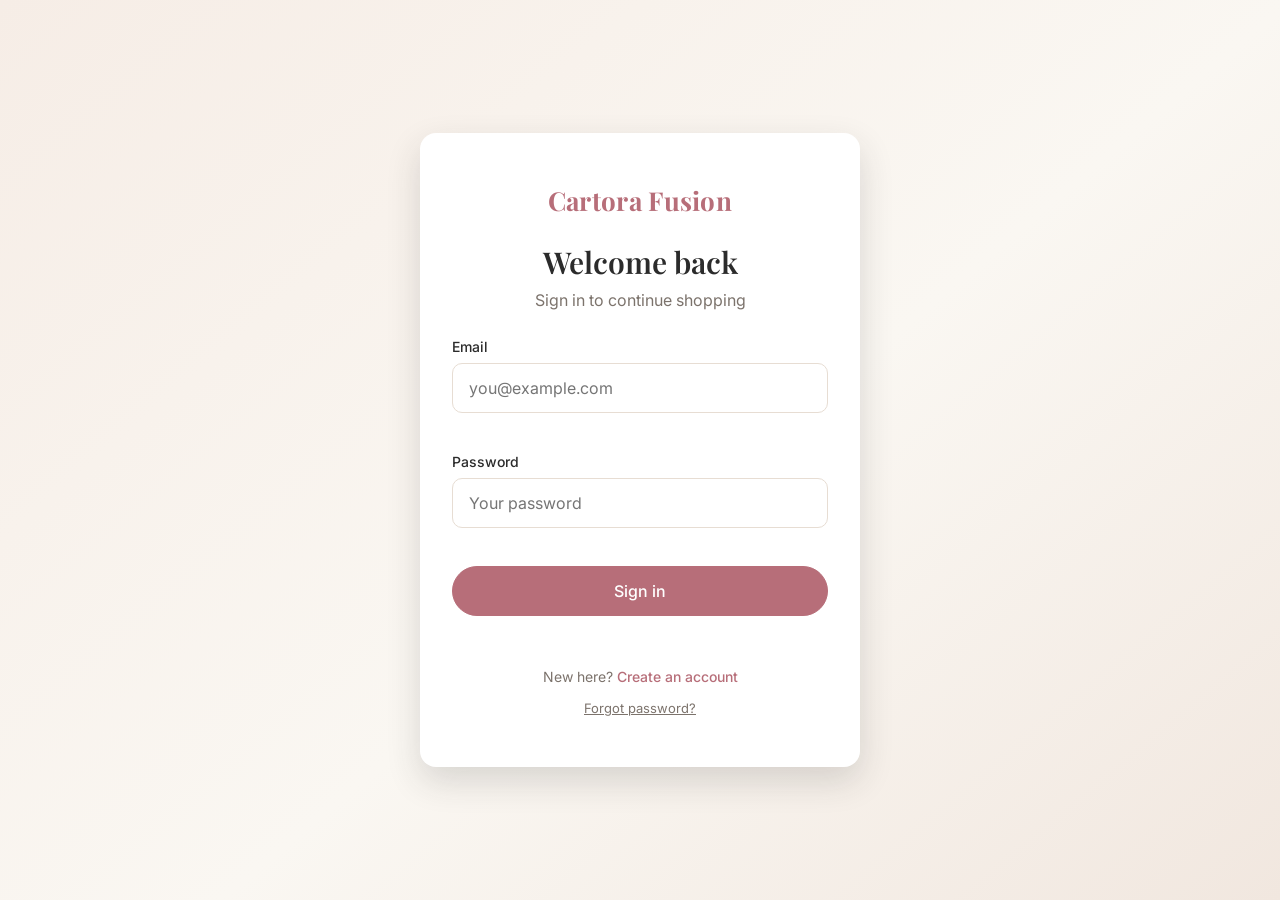
<file: index.html>
<!DOCTYPE html>
<html lang="en">
<head>
  <meta charset="utf-8">
  <meta name="viewport" content="width=device-width, initial-scale=1">
  <title>Sign in</title>
  <link rel="stylesheet" href="css/style.css">
  <link rel="stylesheet" href="css/customer.css">
</head>
<body class="shop-body auth-body">
  <main class="auth-wrap">
    <form class="auth-card" id="loginForm" novalidate>
      <a class="logo" href="index.html">Rosé Atelier</a>
      <h1>Welcome back</h1>
      <p class="sub">Sign in to continue shopping</p>

      <div class="field">
        <label for="email">Email</label>
        <input type="email" id="email" autocomplete="email" placeholder="you@example.com">
        <small class="field-error"></small>
      </div>

      <div class="field">
        <label for="password">Password</label>
        <input type="password" id="password" autocomplete="current-password" placeholder="Your password">
        <small class="field-error"></small>
      </div>

      <button class="btn btn-block" id="btnSignIn" type="submit">Sign in</button>
      <p class="form-msg" id="msg" role="status" aria-live="polite"></p>

      <div class="auth-links">
        New here? <a href="signup.html">Create an account</a>
        <button class="link-btn" id="btnReset" type="button">Forgot password?</button>
      </div>
    </form>
  </main>

  <script src="https://code.jquery.com/jquery-3.7.1.min.js"></script>
  <script src="js/config.js"></script>
  <script src="js/api.js"></script>
  <script src="js/auth.js"></script>
  <script src="js/layout.js"></script>
  <script src="js/form-utils.js"></script>
  <script src="js/login-page.js"></script>
</body>
</html>
</file>
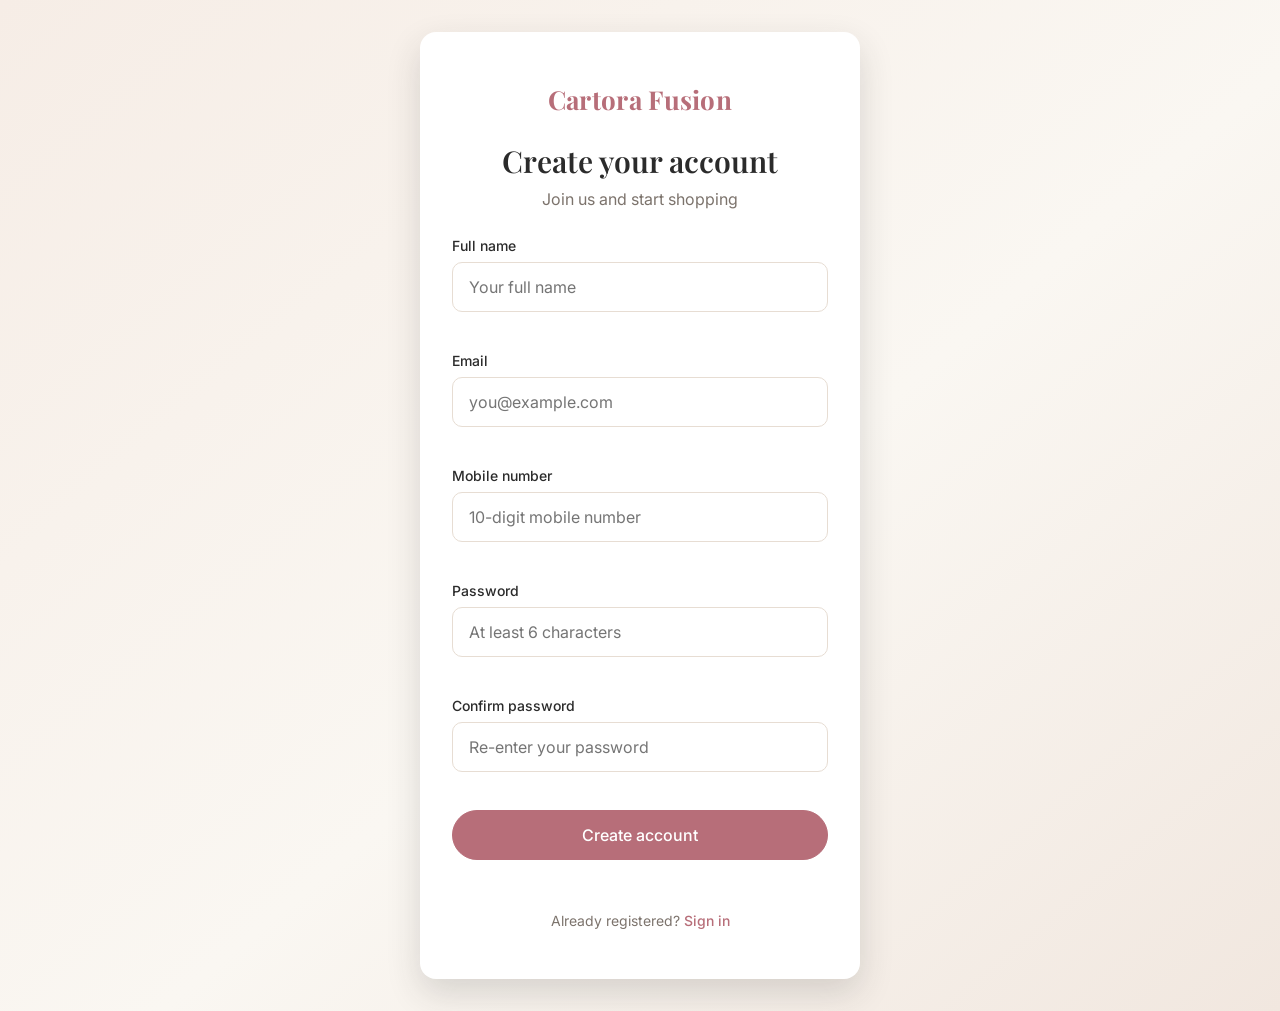
<file: signup.html>
<!DOCTYPE html>
<html lang="en">
<head>
  <meta charset="utf-8">
  <meta name="viewport" content="width=device-width, initial-scale=1">
  <title>Create account</title>
  <link rel="stylesheet" href="css/style.css">
  <link rel="stylesheet" href="css/customer.css">
</head>
<body class="shop-body auth-body">
  <main class="auth-wrap">
    <form class="auth-card" id="signupForm" novalidate>
      <a class="logo" href="index.html">Rosé Atelier</a>
      <h1>Create your account</h1>
      <p class="sub">Join us and start shopping</p>

      <div class="field">
        <label for="name">Full name</label>
        <input type="text" id="name" autocomplete="name" placeholder="Your full name">
        <small class="field-error"></small>
      </div>

      <div class="field">
        <label for="email">Email</label>
        <input type="email" id="email" autocomplete="email" placeholder="you@example.com">
        <small class="field-error"></small>
      </div>

      <div class="field">
        <label for="mob">Mobile number</label>
        <input type="tel" id="mob" autocomplete="tel" inputmode="numeric" maxlength="10" placeholder="10-digit mobile number">
        <small class="field-error"></small>
      </div>

      <div class="field">
        <label for="password">Password</label>
        <input type="password" id="password" autocomplete="new-password" placeholder="At least 6 characters">
        <small class="field-error"></small>
      </div>

      <div class="field">
        <label for="confirm">Confirm password</label>
        <input type="password" id="confirm" autocomplete="new-password" placeholder="Re-enter your password">
        <small class="field-error"></small>
      </div>

      <button class="btn btn-block" id="btnSignUp" type="submit">Create account</button>
      <p class="form-msg" id="msg" role="status" aria-live="polite"></p>

      <div class="auth-links">Already registered? <a href="index.html">Sign in</a></div>
    </form>
  </main>

  <script src="https://code.jquery.com/jquery-3.7.1.min.js"></script>
  <script src="js/config.js"></script>
  <script src="js/api.js"></script>
  <script src="js/auth.js"></script>
  <script src="js/layout.js"></script>
  <script src="js/form-utils.js"></script>
  <script src="js/signup-page.js"></script>
</body>
</html>
</file>
<file: css/style.css>
body { font-family: Arial, sans-serif; background: #f3f4f6; }
.box { max-width: 340px; margin: 60px auto; background: #fff; padding: 24px;
       border-radius: 8px; box-shadow: 0 2px 8px rgba(0,0,0,.1); }
.box input { width: 100%; padding: 10px; margin: 6px 0; box-sizing: border-box; }
.box button { width: 100%; padding: 10px; margin-top: 8px; cursor: pointer; }
.box button.link { background: none; border: none; color: #2563eb; }
#msg { color: #b91c1c; }

.nav { background: #1f2937; padding: 10px 20px; display: flex; gap: 16px; align-items: center; }
.nav a { color: #fff; text-decoration: none; }
.nav button { margin-left: auto; cursor: pointer; }
.page { max-width: 800px; margin: 24px auto; padding: 0 16px; }
.row { display: flex; gap: 8px; margin-bottom: 12px; }
.row input { flex: 1; padding: 8px; }
table { width: 100%; border-collapse: collapse; background: #fff; }
th, td { border: 1px solid #d1d5db; padding: 8px; text-align: left; }
th { background: #e5e7eb; }
td button { cursor: pointer; margin-right: 4px; }

.row select { padding: 8px; }
.pager { margin-top: 12px; display: flex; gap: 12px; align-items: center; }
.inactive { color: #9ca3af; }

.form-box { display: none; background: #fff; border: 1px solid #d1d5db; padding: 16px; margin-bottom: 16px; }
.form-box input, .form-box select, .form-box textarea { width: 100%; padding: 8px; margin: 4px 0 10px; box-sizing: border-box; }
.form-box label { font-weight: bold; font-size: 14px; }
.form-actions { display: flex; gap: 8px; }

.thumb { width: 48px; height: 48px; object-fit: cover; }
.preview { max-width: 160px; max-height: 160px; margin-bottom: 10px; }

/*Design tokens (customer pages)*/
:root {
  --bg: #FAF7F2;  --text: #2B2B2B;  --accent: #B76E79;  --accent-dark: #9C5762;
  --card: #F1E7DF;  --success: #3A8F5C;  --danger: #B04A3F;  --muted: #7C736C;
  --line: #E7DDD3;  --white: #FFFFFF;
  --font-head: "Playfair Display", Georgia, serif;
  --font-body: "Inter", system-ui, sans-serif;
  --radius: 16px;  --radius-sm: 10px;
  --shadow: 0 6px 20px rgba(43, 43, 43, 0.08);
  --shadow-hover: 0 14px 34px rgba(43, 43, 43, 0.16);
  --ease: 0.3s ease;
  --space-1: 4px;  --space-2: 8px;  --space-3: 12px;  --space-4: 16px;
  --space-5: 24px;  --space-6: 32px;  --space-7: 48px;  --space-8: 72px;
}

/*Admin reports*/
.page.wide { max-width: 1100px; }
.row select, .row input[type=date] { padding: 8px; }
#dateWrap { display: flex; align-items: center; gap: 6px; }
.report-note { margin: 4px 0 12px; color: #6b7280; }
th.num, td.num { text-align: right; }
tfoot td { font-weight: bold; background: #e5e7eb; }
</file>
<file: css/customer.css>
/* 
   Customer pages. Design tokens (colours, fonts, spacing)
   live in :root inside css/style.css.
 */
@import url("https://fonts.googleapis.com/css2?family=Inter:wght@400;500;600&family=Playfair+Display:wght@500;600;700&display=swap");

/*Base*/
.shop-body {
  margin: 0;
  background: var(--bg);
  color: var(--text);
  font-family: var(--font-body);
  line-height: 1.5;
  -webkit-font-smoothing: antialiased;
}
.shop-body *, .shop-body *::before, .shop-body *::after { box-sizing: border-box; }
.shop-body h1, .shop-body h2, .shop-body h3, .shop-body h4 {
  font-family: var(--font-head); font-weight: 600; line-height: 1.2; margin: 0;
}
:where(.shop-body) a { color: inherit; text-decoration: none; }
:where(.shop-body) img { display: block; max-width: 100%; }
:where(.shop-body) button, :where(.shop-body) input, :where(.shop-body) select { font: inherit; color: inherit; }
.container { width: min(1200px, 100% - 2 * var(--space-4)); margin-inline: auto; }
.muted { color: var(--muted); }

/*Scroll reveal*/
.reveal { opacity: 0; transform: translateY(16px); transition: opacity .6s ease, transform .6s ease; }
.reveal.in { opacity: 1; transform: none; }

/*Buttons*/
.btn {
  display: inline-flex; align-items: center; justify-content: center; gap: var(--space-2);
  padding: 12px 26px; border: 1px solid var(--accent); border-radius: 999px;
  background: var(--accent); color: var(--white); font-weight: 500; cursor: pointer;
  transition: background var(--ease), color var(--ease), transform var(--ease), box-shadow var(--ease);
}
.btn:hover:not(:disabled) { background: var(--accent-dark); border-color: var(--accent-dark); box-shadow: var(--shadow); transform: translateY(-1px); }
.btn:disabled { opacity: .45; cursor: not-allowed; }
.btn-outline { background: transparent; color: var(--accent); }
.btn-outline:hover:not(:disabled) { background: var(--accent); color: var(--white); }
.btn-block { width: 100%; }
.btn-sm { padding: 9px 16px; font-size: 14px; }
.link-btn { border: 0; background: none; padding: 0; color: var(--muted); font-size: 13px; text-decoration: underline; cursor: pointer; }
.link-btn:hover { color: var(--accent); }
.link-more { color: var(--accent); font-weight: 500; }
.icon-btn {
  position: relative; display: inline-flex; align-items: center; justify-content: center;
  width: 42px; height: 42px; border: 0; border-radius: 50%; background: transparent; cursor: pointer;
  transition: background var(--ease);
}
.icon-btn:hover { background: var(--card); }
.icon { width: 22px; height: 22px; flex: none; }

/*Header*/
.site-header {
  position: sticky; top: 0; z-index: 50;
  background: rgba(250, 247, 242, .93); backdrop-filter: blur(10px);
  border-bottom: 1px solid var(--line);
}
.header-row { display: flex; align-items: center; gap: var(--space-4); padding: var(--space-3) 0; }
.logo { font-family: var(--font-head); font-size: 26px; font-weight: 700; color: var(--accent); letter-spacing: .3px; white-space: nowrap; }
.search { position: relative; flex: 1; max-width: 480px; margin-inline: auto; }
.search input {
  width: 100%; padding: 11px 52px 11px 20px; border: 1px solid var(--line); border-radius: 999px;
  background: var(--white); outline: none; transition: border-color var(--ease), box-shadow var(--ease);
}
.search input:focus { border-color: var(--accent); box-shadow: 0 0 0 3px rgba(183, 110, 121, .16); }
.search .icon-btn { position: absolute; right: 3px; top: 3px; width: 36px; height: 36px; color: var(--accent); }
.header-icons { display: flex; align-items: center; gap: var(--space-1); }
.count-badge {
  position: absolute; top: 1px; right: 0; min-width: 18px; height: 18px; padding: 0 5px;
  border-radius: 9px; background: var(--accent); color: var(--white);
  font-size: 11px; font-weight: 600; display: flex; align-items: center; justify-content: center;
}
.menu-btn { display: none; }
.account { position: relative; }
.account-menu {
  display: none; position: absolute; right: 0; top: 48px; min-width: 220px; padding: var(--space-2);
  background: var(--white); border-radius: var(--radius-sm); box-shadow: var(--shadow-hover);
}
.account-menu.open { display: block; }
.account-menu .who { padding: 10px 12px; font-size: 13px; color: var(--muted); border-bottom: 1px solid var(--line); margin-bottom: var(--space-1); word-break: break-all; }
.account-menu a, .account-menu button {
  display: block; width: 100%; padding: 10px 12px; border: 0; border-radius: 8px;
  background: none; text-align: left; cursor: pointer;
}
.account-menu a:hover, .account-menu button:hover { background: var(--card); }
.cat-nav { border-top: 1px solid var(--line); }
.cat-nav .container { display: flex; gap: var(--space-5); overflow-x: auto; padding: 10px 0; scrollbar-width: none; }
.cat-nav a {
  white-space: nowrap; padding: 4px 0; border-bottom: 2px solid transparent;
  font-size: 14px; font-weight: 500; color: var(--muted); transition: color var(--ease), border-color var(--ease);
}
.cat-nav a:hover, .cat-nav a.active { color: var(--accent); border-color: var(--accent); }

/*Sections*/
.section { padding: var(--space-7) 0; }
.section-head { display: flex; align-items: flex-end; justify-content: space-between; gap: var(--space-4); margin-bottom: var(--space-5); }
.section-head h2 { font-size: clamp(26px, 3.2vw, 36px); }
.eyebrow { margin: 0 0 var(--space-3); font-size: 12px; font-weight: 600; letter-spacing: .18em; text-transform: uppercase; color: var(--accent); }

/*Hero*/
.hero { background: linear-gradient(120deg, var(--card) 0%, #F6EDE6 55%, var(--bg) 100%); overflow: hidden; }
.hero-inner { display: grid; grid-template-columns: 1.15fr .85fr; align-items: center; gap: var(--space-6); padding: var(--space-8) 0; }
.hero h1 { font-size: clamp(36px, 5vw, 60px); margin-bottom: var(--space-4); }
.hero p.lead { max-width: 46ch; margin: 0 0 var(--space-5); font-size: 17px; color: var(--muted); }
.hero-art {
  width: 100%; max-width: 380px; margin-left: auto; aspect-ratio: 4 / 5; overflow: hidden;
  border-radius: 220px 220px var(--radius) var(--radius); box-shadow: var(--shadow);
  background: linear-gradient(160deg, #EBD3CC 0%, var(--accent) 100%);
}
.hero-img { width: 100%; height: 100%; object-fit: cover; }

/*Category cards*/
.cat-grid { display: grid; grid-template-columns: repeat(auto-fill, minmax(220px, 1fr)); gap: var(--space-5); }
.cat-card {
  position: relative; display: flex; align-items: flex-end; aspect-ratio: 4 / 5; overflow: hidden;
  border-radius: var(--radius); box-shadow: var(--shadow);
  background: linear-gradient(160deg, var(--card), #E6D2C8);
  transition: transform .45s ease, box-shadow var(--ease), opacity .6s ease;
}
.cat-card:hover { transform: translateY(-4px); box-shadow: var(--shadow-hover); }
.cat-img { position: absolute; inset: 0; width: 100%; height: 100%; object-fit: cover; transition: transform .6s ease; }
.cat-card:hover .cat-img { transform: scale(1.06); }
.cat-card span {
  position: relative; width: 100%; padding: var(--space-6) var(--space-4) var(--space-4);
  font-family: var(--font-head); font-size: 22px; color: var(--white);
  background: linear-gradient(transparent, rgba(43, 43, 43, .62));
}

/*Product grid and card*/
.grid { display: grid; grid-template-columns: repeat(4, 1fr); gap: var(--space-5); }
.card {
  position: relative; display: flex; flex-direction: column; overflow: hidden;
  background: var(--card); border-radius: var(--radius); box-shadow: var(--shadow);
  transition: transform .45s ease, box-shadow var(--ease), opacity .6s ease;
}
.card:hover { transform: translateY(-4px); box-shadow: var(--shadow-hover); }
.card-media { position: relative; display: block; aspect-ratio: 4 / 5; overflow: hidden; background: var(--white); }
.card-img { width: 100%; height: 100%; object-fit: cover; transition: transform .6s ease; }
.card:hover .card-img { transform: scale(1.07); }
.card-body { display: flex; flex: 1; flex-direction: column; gap: var(--space-2); padding: var(--space-4); }
.card-title {
  display: -webkit-box; -webkit-line-clamp: 2; -webkit-box-orient: vertical; overflow: hidden;
  min-height: 2.9em; font-size: 15px; font-weight: 500;
}
.card-title:hover { color: var(--accent); }
.price { font-size: 17px; font-weight: 600; }
.card-actions { display: flex; align-items: center; gap: var(--space-2); margin-top: auto; padding-top: var(--space-2); }
.card-actions .btn { flex: 1; padding: 10px 12px; font-size: 14px; white-space: nowrap; }
.badge {
  position: absolute; top: 12px; left: 12px; z-index: 2; padding: 4px 11px; border-radius: 999px;
  background: var(--white); color: var(--accent); font-size: 12px; font-weight: 600; box-shadow: var(--shadow);
}
.sold-overlay {
  position: absolute; inset: 0; z-index: 2; display: flex; align-items: center; justify-content: center;
  background: rgba(250, 247, 242, .74); font-size: 13px; font-weight: 600; letter-spacing: .12em; text-transform: uppercase;
}
.wish {
  position: absolute; top: 10px; right: 10px; z-index: 3; display: flex; align-items: center; justify-content: center;
  width: 36px; height: 36px; border: 0; border-radius: 50%; background: rgba(255, 255, 255, .92);
  cursor: pointer; box-shadow: var(--shadow); transition: transform var(--ease), color var(--ease);
}
.wish .icon { width: 18px; height: 18px; }
.wish:hover { transform: scale(1.1); }
.wish.on { color: var(--accent); }
.wish.on .icon { fill: currentColor; }

/* Quantity stepper (cards, detail page, cart drawer) */
.stepper { display: inline-flex; align-items: center; border: 1px solid var(--line); border-radius: 999px; background: var(--white); }
.stepper button { width: 30px; height: 34px; border: 0; background: none; font-size: 16px; cursor: pointer; }
.stepper button:hover { color: var(--accent); }
.stepper input {
  width: 34px; padding: 0; border: 0; outline: none; background: none; text-align: center; font-weight: 500;
  -moz-appearance: textfield; appearance: textfield;
}
.stepper input::-webkit-outer-spin-button, .stepper input::-webkit-inner-spin-button { -webkit-appearance: none; margin: 0; }

/*Listing page*/
.shop-top { padding: var(--space-6) 0 var(--space-4); }
.shop-top h1 { font-size: clamp(28px, 3.6vw, 40px); margin-top: var(--space-2); }
.crumbs { font-size: 13px; color: var(--muted); }
.crumbs a:hover { color: var(--accent); }
.shop-layout { display: grid; grid-template-columns: 250px 1fr; gap: var(--space-6); padding-bottom: var(--space-8); }
.shop-layout .grid { grid-template-columns: repeat(3, 1fr); }
.filters {
  position: sticky; top: 130px; align-self: start; padding: var(--space-5);
  background: var(--white); border-radius: var(--radius); box-shadow: var(--shadow);
}
.filter-group { margin-bottom: var(--space-5); }
.filter-group h3 { margin-bottom: var(--space-3); font-size: 18px; }
.chip-list { display: flex; flex-direction: column; gap: 4px; }
.chip-list label { display: flex; align-items: center; gap: 10px; padding: 7px 8px; border-radius: 8px; cursor: pointer; }
.chip-list label:hover { background: var(--card); }
.chip-list input { accent-color: var(--accent); }
.price-inputs { display: flex; align-items: center; gap: var(--space-2); }
.price-inputs input { width: 100%; padding: 9px 10px; border: 1px solid var(--line); border-radius: var(--radius-sm); background: var(--bg); outline: none; }
.price-inputs input:focus { border-color: var(--accent); }
.toolbar { display: flex; flex-wrap: wrap; align-items: center; justify-content: space-between; gap: var(--space-3); margin-bottom: var(--space-5); }
.toolbar-right { display: flex; align-items: center; gap: var(--space-2); }
.toolbar select { padding: 10px 16px; border: 1px solid var(--line); border-radius: 999px; background: var(--white); outline: none; cursor: pointer; }
.result-count { font-size: 14px; color: var(--muted); }
.filter-toggle { display: none; }
.pagination { display: flex; align-items: center; justify-content: center; gap: var(--space-4); margin-top: var(--space-7); }
.empty { grid-column: 1 / -1; padding: var(--space-8) 0; text-align: center; color: var(--muted); }
.empty h3 { margin-bottom: var(--space-2); color: var(--text); }

/*Product detail*/
.detail { display: grid; grid-template-columns: 1fr 1fr; align-items: start; gap: var(--space-7); padding: var(--space-6) 0 var(--space-8); }
.detail-media { aspect-ratio: 4 / 5; overflow: hidden; border-radius: var(--radius); background: var(--card); box-shadow: var(--shadow); }
.detail-img { width: 100%; height: 100%; object-fit: cover; }
.detail-info h1 { margin: var(--space-2) 0 var(--space-3); font-size: clamp(28px, 3.4vw, 40px); }
.detail-price { margin-bottom: var(--space-3); font-size: 26px; font-weight: 600; }
.stock { display: inline-block; padding: 4px 12px; border-radius: 999px; background: var(--card); font-size: 13px; font-weight: 500; }
.stock.in { color: var(--success); }
.stock.low { color: var(--accent); }
.stock.out { color: var(--danger); }
.detail-desc { max-width: 55ch; margin: var(--space-4) 0 var(--space-5); color: var(--muted); }
.buy-row { display: flex; flex-wrap: wrap; align-items: center; gap: var(--space-3); }

/*Offer banner and trust badges */
.offer {
  display: flex; flex-wrap: wrap; align-items: center; justify-content: space-between; gap: var(--space-5);
  padding: var(--space-7) var(--space-6); border-radius: var(--radius); background: var(--accent); color: var(--white);
}
.offer h2 { font-size: clamp(26px, 3.5vw, 38px); }
.offer p { margin: var(--space-2) 0 0; opacity: .92; }
.offer .btn { background: var(--white); border-color: var(--white); color: var(--accent); }
.offer .btn:hover { background: var(--card); border-color: var(--card); }
.trust { display: grid; grid-template-columns: repeat(3, 1fr); gap: var(--space-5); }
.trust-item {
  display: flex; align-items: center; gap: var(--space-4); padding: var(--space-5);
  background: var(--white); border-radius: var(--radius); box-shadow: var(--shadow);
}
.trust-item .icon { width: 30px; height: 30px; color: var(--accent); }
.trust-item strong { display: block; }
.trust-item span { font-size: 14px; color: var(--muted); }

/*Footer*/
.site-footer { margin-top: var(--space-8); padding: var(--space-7) 0 var(--space-5); background: var(--text); color: #D9D2CB; }
.footer-grid { display: grid; grid-template-columns: 2fr 1fr 1fr; gap: var(--space-6); }
.site-footer h4 { margin-bottom: var(--space-3); font-size: 18px; color: var(--white); }
.site-footer p { margin: 0; max-width: 36ch; }
.site-footer a { display: block; padding: 3px 0; opacity: .85; }
.site-footer a:hover { color: var(--white); opacity: 1; }
.copyright { margin-top: var(--space-6); padding-top: var(--space-4); border-top: 1px solid rgba(255, 255, 255, .15); font-size: 13px; opacity: .7; }

/*Cart drawer*/
.overlay {
  position: fixed; inset: 0; z-index: 90; background: rgba(43, 43, 43, .45);
  opacity: 0; pointer-events: none; transition: opacity var(--ease);
}
.overlay.show { opacity: 1; pointer-events: auto; }
.drawer {
  position: fixed; top: 0; right: 0; z-index: 100; display: flex; flex-direction: column;
  width: min(420px, 100%); height: 100%; background: var(--bg); box-shadow: var(--shadow-hover);
  transform: translateX(100%); transition: transform .35s ease;
}
.drawer.open { transform: none; }
.drawer-head { display: flex; align-items: center; justify-content: space-between; padding: var(--space-4) var(--space-5); border-bottom: 1px solid var(--line); }
.drawer-head h3 { font-size: 22px; }
.drawer-body { flex: 1; overflow-y: auto; padding: var(--space-2) var(--space-5); }
.drawer-foot { padding: var(--space-4) var(--space-5) var(--space-5); border-top: 1px solid var(--line); background: var(--white); }
.subtotal { display: flex; align-items: center; justify-content: space-between; margin-bottom: var(--space-3); font-size: 18px; }
.line { display: grid; grid-template-columns: 72px 1fr; gap: var(--space-3); padding: var(--space-4) 0; border-bottom: 1px solid var(--line); }
.line-img { width: 72px; aspect-ratio: 4 / 5; object-fit: cover; border-radius: var(--radius-sm); background: var(--card); }
.line-title { font-weight: 500; }
.line-row { display: flex; align-items: center; justify-content: space-between; margin-top: var(--space-2); }
.empty-cart { padding: var(--space-8) 0; text-align: center; color: var(--muted); }

/*Toast (element id="msg")*/
.toast {
  position: fixed; left: 50%; bottom: 28px; z-index: 200; max-width: 90vw; padding: 12px 22px;
  border-radius: 999px; background: var(--text); color: var(--white); text-align: center; box-shadow: var(--shadow-hover);
  opacity: 0; pointer-events: none; transform: translate(-50%, 20px); transition: opacity var(--ease), transform var(--ease);
}
.toast.show { opacity: 1; transform: translate(-50%, 0); }
.toast.ok { background: var(--success); }
.toast.error { background: var(--danger); }

/*Forms and auth pages*/
.field { margin-bottom: var(--space-4); }
.field label { display: block; margin-bottom: 6px; font-size: 14px; font-weight: 500; }
.field input {
  width: 100%; padding: 12px 16px; border: 1px solid var(--line); border-radius: var(--radius-sm);
  background: var(--white); outline: none; transition: border-color var(--ease), box-shadow var(--ease);
}
.field input:focus { border-color: var(--accent); box-shadow: 0 0 0 3px rgba(183, 110, 121, .16); }
.field input.invalid { border-color: var(--danger); }
.field-error { display: block; min-height: 18px; margin-top: 4px; font-size: 13px; color: var(--danger); }
.form-msg { min-height: 22px; margin: var(--space-3) 0 0; font-size: 14px; text-align: center; }
.form-msg.ok { color: var(--success); }
.form-msg.error { color: var(--danger); }
.auth-body { display: flex; min-height: 100vh; background: linear-gradient(140deg, #F6EDE6 0%, var(--bg) 55%, #F1E7DF 100%); }
.auth-wrap { width: 100%; margin: auto; padding: var(--space-6) var(--space-4); }
.auth-card {
  width: min(440px, 100%); margin: 0 auto; padding: var(--space-7) var(--space-6);
  background: var(--white); border-radius: var(--radius); box-shadow: var(--shadow-hover);
}
.auth-card .logo { display: block; margin-bottom: var(--space-5); text-align: center; }
.auth-card h1 { margin-bottom: var(--space-2); font-size: 30px; text-align: center; }
.auth-card .sub { margin: 0 0 var(--space-5); text-align: center; color: var(--muted); }
.auth-links { margin-top: var(--space-4); font-size: 14px; text-align: center; color: var(--muted); }
.auth-links a { color: var(--accent); font-weight: 500; }
.auth-links .link-btn { display: block; margin: var(--space-3) auto 0; }

/*Checkout*/
.checkout { display: grid; grid-template-columns: 1.4fr 1fr; align-items: start; gap: var(--space-6); padding-bottom: var(--space-8); }
.panel { padding: var(--space-5); background: var(--white); border-radius: var(--radius); box-shadow: var(--shadow); }
.panel h2 { margin-bottom: var(--space-4); font-size: 22px; }
.summary { position: sticky; top: 130px; }
.co-line { display: grid; grid-template-columns: 72px 1fr auto; align-items: center; gap: var(--space-3); padding: var(--space-3) 0; border-bottom: 1px solid var(--line); }
.co-line:last-child { border-bottom: 0; }
.co-title { font-weight: 500; }
.notice { margin-bottom: var(--space-4); padding: 12px 16px; border-radius: var(--radius-sm); background: #FBEFE0; color: #8A5A1F; font-size: 14px; }
.pay-option { display: flex; align-items: flex-start; gap: var(--space-3); margin-bottom: var(--space-3); padding: var(--space-4); border: 1px solid var(--line); border-radius: var(--radius-sm); cursor: pointer; transition: border-color var(--ease), background var(--ease); }
.pay-option.selected { border-color: var(--accent); background: #FBF4F0; }
.pay-option.disabled { opacity: .55; cursor: not-allowed; }
.pay-option input { margin-top: 4px; accent-color: var(--accent); }
.pay-option strong, .pay-option span { display: block; }
.pay-option span { font-size: 13px; color: var(--muted); }
.sum-row { display: flex; justify-content: space-between; padding: 6px 0; }
.sum-total { margin: var(--space-2) 0 var(--space-4); padding-top: var(--space-3); border-top: 1px solid var(--line); font-size: 20px; font-weight: 600; }
.err-text { min-height: 20px; margin: var(--space-3) 0 0; font-size: 14px; color: var(--danger); text-align: center; }

/*Orders and bill*/
.order-list { display: grid; gap: var(--space-4); padding-bottom: var(--space-8); }
.order-card { padding: var(--space-5); background: var(--white); border-radius: var(--radius); box-shadow: var(--shadow); }
.order-head { display: flex; flex-wrap: wrap; align-items: center; justify-content: space-between; gap: var(--space-3); margin-bottom: var(--space-3); }
.order-no { font-family: var(--font-head); font-size: 20px; font-weight: 600; }
.order-items { margin: 0 0 var(--space-4); font-size: 14px; color: var(--muted); }
.order-foot { display: flex; align-items: center; justify-content: space-between; gap: var(--space-3); }
.pill { display: inline-block; margin-left: var(--space-2); padding: 3px 12px; border-radius: 999px; background: var(--card); font-size: 12px; font-weight: 600; }
.pill.ok { color: var(--success); }
.bill { max-width: 760px; margin: 0 auto var(--space-7); padding: var(--space-6); background: var(--white); border-radius: var(--radius); box-shadow: var(--shadow); }
.bill-head { display: flex; flex-wrap: wrap; justify-content: space-between; gap: var(--space-4); padding-bottom: var(--space-4); border-bottom: 2px solid var(--card); }
.bill-head h1 { font-size: 28px; }
.bill-meta { font-size: 14px; color: var(--muted); }
.bill-meta.right { text-align: right; }
.bill-row { display: grid; grid-template-columns: 1fr 64px 100px 110px; gap: var(--space-3); padding: 10px 0; border-bottom: 1px solid var(--line); }
.bill-row > :nth-child(n+2) { text-align: right; }
.bill-row.head { font-size: 12px; font-weight: 600; letter-spacing: .08em; text-transform: uppercase; color: var(--muted); }
.bill-total { display: flex; justify-content: space-between; padding-top: var(--space-4); font-size: 20px; font-weight: 600; }
.bill-actions { display: flex; flex-wrap: wrap; justify-content: center; gap: var(--space-3); margin: var(--space-5) 0; }
.success-banner { margin-bottom: var(--space-5); padding: var(--space-4) var(--space-5); border-radius: var(--radius-sm); background: #E8F4EC; color: var(--success); }

/*Responsive*/
@media (max-width: 1099px) {
  .grid { grid-template-columns: repeat(3, 1fr); }
  .card-actions { flex-direction: column; align-items: stretch; }
  .stepper { justify-content: space-between; }
}
@media (max-width: 899px) {
  .hero-inner, .detail, .checkout { grid-template-columns: 1fr; }
  .summary { position: static; }
  .hero-inner { padding: var(--space-7) 0; }
  .hero-art { max-width: 300px; margin: 0 auto; }
  .detail { gap: var(--space-5); }
  .shop-layout { grid-template-columns: 1fr; gap: var(--space-4); }
  .filters { display: none; position: static; }
  .filters.open { display: block; }
  .filter-toggle { display: inline-flex; }
}
@media (max-width: 767px) {
  .menu-btn { display: inline-flex; }
  .header-row { flex-wrap: wrap; gap: var(--space-2); }
  .logo { font-size: 22px; }
  .header-icons { margin-left: auto; }
  .search { order: 3; flex: 1 1 100%; max-width: none; }
  .cat-nav { display: none; }
  .cat-nav.open { display: block; }
  .cat-nav .container { flex-direction: column; gap: 0; overflow: visible; }
  .cat-nav a { padding: 12px 0; border-bottom: 1px solid var(--line); }
  .trust, .footer-grid { grid-template-columns: 1fr; }
  .section { padding: var(--space-6) 0; }
  .offer { padding: var(--space-6) var(--space-5); }
}
@media (max-width: 599px) {
  .auth-card { padding: var(--space-6) var(--space-4); }
  .bill { padding: var(--space-4); }
  .bill-row { grid-template-columns: 1fr 36px 72px 84px; gap: var(--space-2); font-size: 14px; }
  .grid, .shop-layout .grid { grid-template-columns: repeat(2, 1fr); gap: var(--space-3); }
  .card-body { padding: var(--space-3); }
  .cat-grid { grid-template-columns: repeat(2, 1fr); gap: var(--space-3); }
  .cat-card span { font-size: 18px; }
}
@media (prefers-reduced-motion: reduce) {
  .reveal { opacity: 1; transform: none; transition: none; }
  .card, .card-img, .cat-card, .cat-img, .btn, .drawer { transition: none; }
}

/*Print: the bill only*/
@media print {
  .site-header, .site-footer, .no-print, .drawer, .overlay, .toast { display: none !important; }
  .shop-body { background: var(--white); }
  .bill { max-width: none; margin: 0; padding: 0; box-shadow: none; }
}

/*Order history*/
.order-list { display: grid; gap: var(--space-4); max-width: 860px; padding-bottom: var(--space-8); }
.order-card { padding: var(--space-5); background: var(--white); border-radius: var(--radius); box-shadow: var(--shadow); }
.order-head { display: flex; flex-wrap: wrap; align-items: center; justify-content: space-between; gap: var(--space-3); margin-bottom: var(--space-3); }
.order-no { font-family: var(--font-head); font-size: 20px; font-weight: 600; }
.order-items { margin: 0 0 var(--space-4); font-size: 14px; color: var(--muted); }
.order-foot { display: flex; align-items: center; justify-content: space-between; gap: var(--space-3); }
.pill { display: inline-block; margin-left: var(--space-2); padding: 3px 12px; border-radius: 999px; background: var(--card); font-size: 12px; font-weight: 600; }
.pill.ok { color: var(--success); }
</file>
